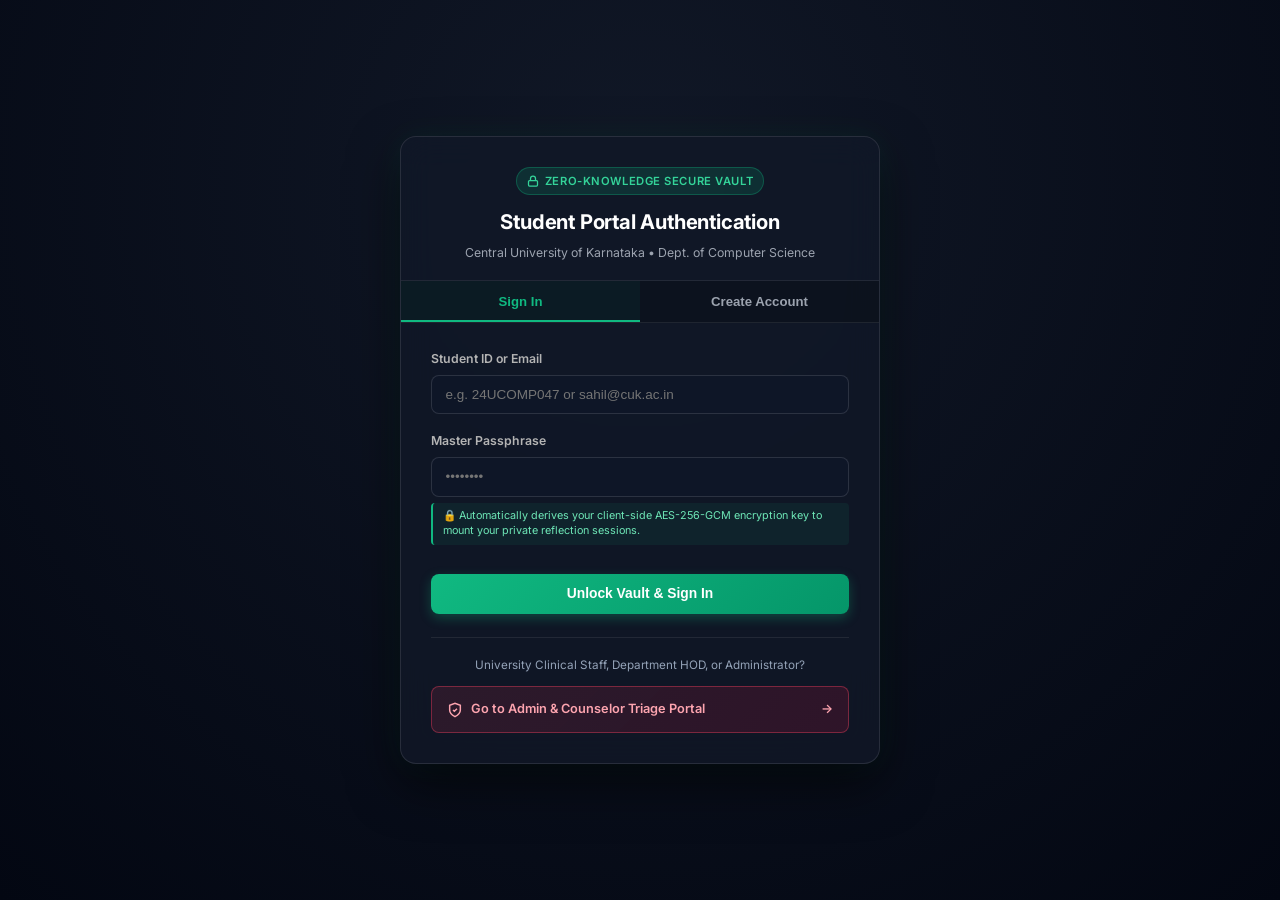
<file: templates/login.html>
<!DOCTYPE html>
<html lang="en">
<head>
    <meta charset="UTF-8">
    <meta name="viewport" content="width=device-width, initial-scale=1.0">
    <title>Student Portal Auth | Academic Stress & Clinical Referral Ecosystem</title>
    <link rel="preconnect" href="https://fonts.googleapis.com">
    <link rel="preconnect" href="https://fonts.gstatic.com" crossorigin>
    <link href="https://fonts.googleapis.com/css2?family=Inter:wght@300;400;500;600;700&family=JetBrains+Mono:wght@400;500;700&display=swap" rel="stylesheet">
    <link rel="stylesheet" href="/static/css/app.css?v=20261110_auth_v1">
    <style>
        body {
            display: flex;
            align-items: center;
            justify-content: center;
            min-height: 100vh;
            background: radial-gradient(circle at 50% 20%, #111827 0%, #030712 100%);
            margin: 0;
            padding: 1.5rem;
            box-sizing: border-box;
            font-family: 'Inter', -apple-system, sans-serif;
            color: #f3f4f6;
        }

        .auth-container {
            width: 100%;
            max-width: 480px;
            background: rgba(17, 24, 39, 0.85);
            backdrop-filter: blur(16px);
            -webkit-backdrop-filter: blur(16px);
            border: 1px solid rgba(255, 255, 255, 0.1);
            border-radius: 16px;
            box-shadow: 0 20px 50px rgba(0, 0, 0, 0.6), 0 0 30px rgba(16, 185, 129, 0.1);
            overflow: hidden;
            animation: fadeIn 0.3s ease-out;
        }

        @keyframes fadeIn {
            from { opacity: 0; transform: translateY(10px); }
            to { opacity: 1; transform: translateY(0); }
        }

        .auth-header {
            padding: 2rem 2rem 1.25rem;
            text-align: center;
            border-bottom: 1px solid rgba(255, 255, 255, 0.08);
        }

        .auth-badge {
            display: inline-flex;
            align-items: center;
            gap: 0.4rem;
            padding: 0.25rem 0.65rem;
            background: rgba(16, 185, 129, 0.15);
            border: 1px solid rgba(16, 185, 129, 0.3);
            border-radius: 9999px;
            color: #34d399;
            font-size: 0.75rem;
            font-weight: 600;
            margin-bottom: 0.75rem;
            text-transform: uppercase;
            letter-spacing: 0.05em;
        }

        .auth-title {
            font-size: 1.35rem;
            font-weight: 700;
            margin: 0 0 0.4rem;
            color: #ffffff;
            letter-spacing: -0.01em;
        }

        .auth-subtitle {
            font-size: 0.82rem;
            color: #9ca3af;
            margin: 0;
            line-height: 1.4;
        }

        .auth-tabs {
            display: flex;
            border-bottom: 1px solid rgba(255, 255, 255, 0.08);
            background: rgba(0, 0, 0, 0.2);
        }

        .auth-tab {
            flex: 1;
            padding: 0.85rem;
            background: transparent;
            border: none;
            color: #9ca3af;
            font-weight: 600;
            font-size: 0.88rem;
            cursor: pointer;
            transition: all 0.2s ease;
            position: relative;
        }

        .auth-tab.active {
            color: #10b981;
            background: rgba(16, 185, 129, 0.05);
        }

        .auth-tab.active::after {
            content: '';
            position: absolute;
            bottom: 0;
            left: 0;
            right: 0;
            height: 2px;
            background: #10b981;
        }

        .auth-body {
            padding: 1.75rem 2rem 2rem;
        }

        .form-group {
            margin-bottom: 1.15rem;
        }

        .form-label {
            display: block;
            font-size: 0.8rem;
            font-weight: 600;
            color: #d1d5db;
            margin-bottom: 0.4rem;
        }

        .form-input {
            width: 100%;
            padding: 0.75rem 0.9rem;
            background: rgba(15, 23, 42, 0.7);
            border: 1px solid rgba(255, 255, 255, 0.12);
            border-radius: 8px;
            color: #f9fafb;
            font-size: 0.9rem;
            box-sizing: border-box;
            transition: all 0.2s;
        }

        .form-input:focus {
            outline: none;
            border-color: #10b981;
            box-shadow: 0 0 0 3px rgba(16, 185, 129, 0.2);
            background: rgba(15, 23, 42, 0.95);
        }

        .security-hint {
            font-size: 0.72rem;
            color: #6ee7b7;
            background: rgba(16, 185, 129, 0.08);
            border-left: 2px solid #10b981;
            padding: 0.45rem 0.65rem;
            border-radius: 4px;
            margin-top: 0.4rem;
            line-height: 1.35;
        }

        .btn-submit {
            width: 100%;
            padding: 0.85rem;
            background: linear-gradient(135deg, #10b981 0%, #059669 100%);
            border: none;
            border-radius: 8px;
            color: white;
            font-size: 0.92rem;
            font-weight: 600;
            cursor: pointer;
            transition: all 0.2s ease;
            box-shadow: 0 4px 12px rgba(16, 185, 129, 0.3);
            margin-top: 0.75rem;
        }

        .btn-submit:hover {
            background: linear-gradient(135deg, #059669 0%, #047857 100%);
            box-shadow: 0 6px 16px rgba(16, 185, 129, 0.4);
            transform: translateY(-1px);
        }

        .btn-submit:disabled {
            opacity: 0.6;
            cursor: not-allowed;
            transform: none;
        }

        .auth-footer {
            margin-top: 1.5rem;
            padding-top: 1.25rem;
            border-top: 1px solid rgba(255, 255, 255, 0.08);
            text-align: center;
            font-size: 0.8rem;
            color: #9ca3af;
        }

        .btn-admin-portal {
            display: flex;
            align-items: center;
            justify-content: center;
            gap: 0.5rem;
            width: 100%;
            padding: 0.8rem 1rem;
            background: linear-gradient(135deg, rgba(244, 63, 94, 0.12), rgba(190, 18, 60, 0.18));
            border: 1px solid rgba(244, 63, 94, 0.4);
            border-radius: 8px;
            color: #fda4af;
            font-size: 0.85rem;
            font-weight: 600;
            text-decoration: none;
            transition: all 0.2s ease;
            box-sizing: border-box;
            margin-top: 0.75rem;
        }

        .btn-admin-portal:hover {
            background: linear-gradient(135deg, rgba(244, 63, 94, 0.22), rgba(190, 18, 60, 0.32));
            border-color: rgba(244, 63, 94, 0.7);
            color: #ffffff;
            transform: translateY(-1px);
            box-shadow: 0 4px 15px rgba(244, 63, 94, 0.25);
        }

        .error-banner {
            display: none;
            background: rgba(244, 63, 94, 0.15);
            border: 1px solid rgba(244, 63, 94, 0.4);
            color: #fca5a5;
            padding: 0.65rem 0.85rem;
            border-radius: 6px;
            font-size: 0.82rem;
            margin-bottom: 1rem;
        }
    </style>
</head>
<body>

    <div class="auth-container">
        <!-- Header -->
        <div class="auth-header">
            <div class="auth-badge">
                <svg width="12" height="12" viewBox="0 0 24 24" fill="none" stroke="currentColor" stroke-width="2.5">
                    <rect x="3" y="11" width="18" height="11" rx="2" ry="2"></rect>
                    <path d="M7 11V7a5 5 0 0 1 10 0v4"></path>
                </svg>
                <span>Zero-Knowledge Secure Vault</span>
            </div>
            <h1 class="auth-title">Student Portal Authentication</h1>
            <p class="auth-subtitle">Central University of Karnataka • Dept. of Computer Science</p>
        </div>

        <!-- Navigation Tabs -->
        <div class="auth-tabs">
            <button type="button" class="auth-tab active" id="tab-login" onclick="switchAuthTab('login')">Sign In</button>
            <button type="button" class="auth-tab" id="tab-register" onclick="switchAuthTab('register')">Create Account</button>
        </div>

        <!-- Auth Forms Body -->
        <div class="auth-body">
            <div id="error-alert" class="error-banner"></div>

            <!-- 1. SIGN IN FORM -->
            <form id="form-login" onsubmit="handleLoginSubmit(event)">
                <div class="form-group">
                    <label class="form-label" for="login-id">Student ID or Email</label>
                    <input type="text" id="login-id" class="form-input" placeholder="e.g. 24UCOMP047 or sahil@cuk.ac.in" required autocomplete="username">
                </div>

                <div class="form-group">
                    <label class="form-label" for="login-password">Master Passphrase</label>
                    <input type="password" id="login-password" class="form-input" placeholder="••••••••" required autocomplete="current-password">
                    <div class="security-hint">
                        🔒 Automatically derives your client-side AES-256-GCM encryption key to mount your private reflection sessions.
                    </div>
                </div>

                <button type="submit" class="btn-submit" id="btn-login-submit">
                    Unlock Vault & Sign In
                </button>
            </form>

            <!-- 2. REGISTER FORM -->
            <form id="form-register" style="display: none;" onsubmit="handleRegisterSubmit(event)">
                <div class="form-group">
                    <label class="form-label" for="reg-id">University Enrollment ID</label>
                    <input type="text" id="reg-id" class="form-input" placeholder="e.g. 24UCOMP047" required>
                </div>

                <div class="form-group">
                    <label class="form-label" for="reg-name">Full Name</label>
                    <input type="text" id="reg-name" class="form-input" placeholder="e.g. Sahil Mina" required>
                </div>

                <div class="form-group">
                    <label class="form-label" for="reg-email">Email Address</label>
                    <input type="email" id="reg-email" class="form-input" placeholder="e.g. student@cuk.ac.in" required>
                </div>

                <div class="form-group">
                    <label class="form-label" for="reg-dept">Academic Department</label>
                    <input type="text" id="reg-dept" class="form-input" value="Computer Science" required>
                </div>

                <div class="form-group">
                    <label class="form-label" for="reg-password">Create Master Passphrase</label>
                    <input type="password" id="reg-password" class="form-input" placeholder="Minimum 6 characters" minlength="6" required>
                    <div class="security-hint">
                        🛡️ PBKDF2HMAC (100,000 iterations) key derivation ensures zero plaintext leakage. Your passphrase is never saved to disk.
                    </div>
                </div>

                <button type="submit" class="btn-submit" id="btn-reg-submit">
                    Initialize Vault & Create Account
                </button>
            </form>

            <div class="auth-footer">
                <div style="font-size: 0.78rem; color: #94a3b8; margin-bottom: 0.35rem;">
                    University Clinical Staff, Department HOD, or Administrator?
                </div>
                <a href="/admin" class="btn-admin-portal" title="Open Clinical Counselor & Admin Portal">
                    <svg width="16" height="16" viewBox="0 0 24 24" fill="none" stroke="currentColor" stroke-width="2.2">
                        <path d="M12 22s8-4 8-10V5l-8-3-8 3v7c0 6 8 10 8 10z"/>
                        <path d="M9 12l2 2 4-4"/>
                    </svg>
                    <span>Go to Admin &amp; Counselor Triage Portal</span>
                    <span style="margin-left: auto;">&rarr;</span>
                </a>
            </div>
        </div>
    </div>

    <script>
        function switchAuthTab(tab) {
            const loginTab = document.getElementById("tab-login");
            const regTab = document.getElementById("tab-register");
            const loginForm = document.getElementById("form-login");
            const regForm = document.getElementById("form-register");
            const errorAlert = document.getElementById("error-alert");

            errorAlert.style.display = "none";

            if (tab === "login") {
                loginTab.classList.add("active");
                regTab.classList.remove("active");
                loginForm.style.display = "block";
                regForm.style.display = "none";
            } else {
                regTab.classList.add("active");
                loginTab.classList.remove("active");
                regForm.style.display = "block";
                loginForm.style.display = "none";
            }
        }

        function showError(msg) {
            const alertBox = document.getElementById("error-alert");
            alertBox.textContent = msg;
            alertBox.style.display = "block";
        }

        async function handleLoginSubmit(e) {
            e.preventDefault();
            const submitBtn = document.getElementById("btn-login-submit");
            const identifier = document.getElementById("login-id").value.trim();
            const password = document.getElementById("login-password").value;

            submitBtn.disabled = true;
            submitBtn.textContent = "Deriving Key & Mounting Vault...";

            try {
                const res = await fetch("/api/auth/login", {
                    method: "POST",
                    headers: { "Content-Type": "application/json" },
                    body: JSON.stringify({
                        identifier: identifier,
                        password: password,
                        role_hint: "student"
                    })
                });

                const data = await res.json();
                if (!res.ok) {
                    throw new Error(data.detail || "Authentication failed.");
                }

                // Cache passphrase in sessionStorage so client-side actions have unlock confirmation
                sessionStorage.setItem("cuk_vault_passphrase", password);
                sessionStorage.setItem("cuk_user_profile", JSON.stringify(data.user));

                // Redirect to main reflection chat app
                window.location.href = "/";
            } catch (err) {
                showError(err.message);
                submitBtn.disabled = false;
                submitBtn.textContent = "Unlock Vault & Sign In";
            }
        }

        async function handleRegisterSubmit(e) {
            e.preventDefault();
            const submitBtn = document.getElementById("btn-reg-submit");
            const studentId = document.getElementById("reg-id").value.trim();
            const name = document.getElementById("reg-name").value.trim();
            const email = document.getElementById("reg-email").value.trim();
            const dept = document.getElementById("reg-dept").value.trim();
            const password = document.getElementById("reg-password").value;

            submitBtn.disabled = true;
            submitBtn.textContent = "Generating AES-256 Vault Canary...";

            try {
                const res = await fetch("/api/auth/register", {
                    method: "POST",
                    headers: { "Content-Type": "application/json" },
                    body: JSON.stringify({
                        student_id: studentId,
                        full_name: name,
                        email: email,
                        department: dept,
                        password: password,
                        role: "student"
                    })
                });

                const data = await res.json();
                if (!res.ok) {
                    throw new Error(data.detail || "Registration failed.");
                }

                // Auto login after registration
                const loginRes = await fetch("/api/auth/login", {
                    method: "POST",
                    headers: { "Content-Type": "application/json" },
                    body: JSON.stringify({
                        identifier: studentId,
                        password: password,
                        role_hint: "student"
                    })
                });

                const loginData = await loginRes.json();
                sessionStorage.setItem("cuk_vault_passphrase", password);
                sessionStorage.setItem("cuk_user_profile", JSON.stringify(loginData.user));

                window.location.href = "/";
            } catch (err) {
                showError(err.message);
                submitBtn.disabled = false;
                submitBtn.textContent = "Initialize Vault & Create Account";
            }
        }
    </script>
</body>
</html>
</file>
<file: static/css/app.css>
/* ==========================================================================
   Academic Stress & Clinical Referral Ecosystem - ChatGPT Dark Theme
   Inspired by OpenAI ChatGPT Design System
   ========================================================================== */

@import url('https://fonts.googleapis.com/css2?family=Plus+Jakarta+Sans:wght@300;400;500;600;700;800&family=JetBrains+Mono:wght@400;500;600&display=swap');

:root {
  /* ChatGPT Theme Palette */
  --bg-app: #212121;
  --bg-sidebar: #171717;
  --bg-sidebar-hover: #212121;
  --bg-sidebar-active: #2a2a2a;
  --bg-composer: #2f2f2f;
  --bg-composer-hover: #383838;
  --bg-card: #262626;
  --bg-card-hover: #303030;
  --bg-modal: #262626;

  --border-subtle: rgba(255, 255, 255, 0.08);
  --border-medium: rgba(255, 255, 255, 0.14);
  --border-composer: rgba(255, 255, 255, 0.15);

  --text-main: #ececec;
  --text-muted: #b4b4b4;
  --text-subtle: #8e8e8e;

  /* Accent Colors */
  --openai-green: #10a37f;
  --openai-green-hover: #0d8c6c;
  --openai-green-glow: rgba(16, 163, 127, 0.25);

  --emerald: #10b981;
  --amber: #f59e0b;
  --rose: #f43f5e;
  --cyan: #38bdf8;
  --indigo: #6366f1;

  --radius-xs: 6px;
  --radius-sm: 8px;
  --radius-md: 12px;
  --radius-lg: 16px;
  --radius-pill: 9999px;

  --font-main: 'Plus Jakarta Sans', system-ui, -apple-system, sans-serif;
  --font-mono: 'JetBrains Mono', monospace;

  --sidebar-width: 270px;
  --chat-max-width: 820px;
}

/* Reset & Global */
*, *::before, *::after {
  box-sizing: border-box;
  margin: 0;
  padding: 0;
}

html, body {
  width: 100%;
  height: 100%;
  background-color: var(--bg-app);
  color: var(--text-main);
  font-family: var(--font-main);
  font-size: 15px;
  line-height: 1.6;
  overflow: hidden;
  -webkit-font-smoothing: antialiased;
}

/* Base Layout */
.chatgpt-app {
  display: flex;
  width: 100vw;
  height: 100vh;
  overflow: hidden;
}

/* ==========================================================================
   ChatGPT Left Sidebar
   ========================================================================== */
.chatgpt-sidebar {
  width: var(--sidebar-width);
  min-width: var(--sidebar-width);
  height: 100%;
  background-color: var(--bg-sidebar);
  border-right: 1px solid var(--border-subtle);
  display: flex;
  flex-direction: column;
  transition: transform 0.25s ease, margin-left 0.25s ease;
  z-index: 100;
  overflow: hidden;
}

.chatgpt-sidebar.collapsed {
  margin-left: calc(-1 * var(--sidebar-width));
}

.sidebar-top {
  padding: 1rem 0.85rem 0.65rem 0.85rem;
  display: flex;
  flex-direction: column;
  gap: 0.85rem;
}

.sidebar-brand {
  display: flex;
  align-items: center;
  gap: 0.65rem;
}

.brand-spark-icon {
  width: 32px;
  height: 32px;
  border-radius: var(--radius-sm);
  background: linear-gradient(135deg, rgba(16, 163, 127, 0.25), rgba(99, 102, 241, 0.25));
  border: 1px solid rgba(16, 163, 127, 0.4);
  display: flex;
  align-items: center;
  justify-content: center;
  color: var(--openai-green);
  flex-shrink: 0;
}

.brand-text h2 {
  font-size: 0.92rem;
  font-weight: 700;
  color: #fff;
  line-height: 1.2;
}

.brand-text span {
  font-size: 0.72rem;
  color: var(--text-subtle);
  white-space: nowrap;
}

.sidebar-collapse-btn {
  margin-left: auto;
  background: transparent;
  border: none;
  color: var(--text-muted);
  cursor: pointer;
  padding: 0.35rem;
  border-radius: var(--radius-xs);
  display: flex;
  align-items: center;
  justify-content: center;
  transition: color 0.15s, background 0.15s;
}

.sidebar-collapse-btn:hover {
  background: var(--bg-sidebar-hover);
  color: #fff;
}

.btn-new-chat {
  display: flex;
  align-items: center;
  gap: 0.65rem;
  width: 100%;
  padding: 0.65rem 0.85rem;
  background: transparent;
  border: 1px solid var(--border-medium);
  border-radius: var(--radius-sm);
  color: var(--text-main);
  font-family: var(--font-main);
  font-size: 0.88rem;
  font-weight: 600;
  cursor: pointer;
  transition: all 0.2s ease;
}

.btn-new-chat:hover {
  background: var(--bg-sidebar-hover);
  border-color: rgba(255, 255, 255, 0.25);
  transform: translateY(-1px);
}

/* History List Container */
.sidebar-history-container {
  flex: 1;
  overflow-y: auto;
  padding: 0.5rem 0.85rem;
  display: flex;
  flex-direction: column;
}

.sidebar-history-container::-webkit-scrollbar {
  width: 4px;
}

.sidebar-history-container::-webkit-scrollbar-thumb {
  background: rgba(255, 255, 255, 0.1);
  border-radius: 4px;
}

.history-section-title {
  display: flex;
  align-items: center;
  justify-content: space-between;
  font-size: 0.68rem;
  font-weight: 700;
  text-transform: uppercase;
  color: var(--text-subtle);
  letter-spacing: 0.5px;
  padding: 0.5rem 0.25rem;
}

.history-pill-count {
  background: rgba(255, 255, 255, 0.08);
  color: var(--text-muted);
  padding: 0.1rem 0.45rem;
  border-radius: var(--radius-pill);
  font-size: 0.68rem;
  font-family: var(--font-mono);
}

.history-list {
  display: flex;
  flex-direction: column;
  gap: 0.3rem;
  margin-top: 0.35rem;
}

.history-empty {
  padding: 2rem 0.5rem;
  text-align: center;
  color: var(--text-subtle);
  font-size: 0.78rem;
}

.history-item {
  display: flex;
  flex-direction: column;
  gap: 0.2rem;
  padding: 0.65rem 0.75rem;
  border-radius: var(--radius-sm);
  background: transparent;
  border: 1px solid transparent;
  color: var(--text-muted);
  font-size: 0.82rem;
  cursor: pointer;
  text-align: left;
  transition: all 0.15s ease;
  position: relative;
}

.history-item:hover {
  background: var(--bg-sidebar-hover);
  color: #fff;
}

.history-item.active {
  background: var(--bg-sidebar-active);
  border-color: var(--border-subtle);
  color: #fff;
}

.history-item-top {
  display: flex;
  align-items: center;
  justify-content: space-between;
  gap: 0.5rem;
}

.history-item-title {
  font-weight: 500;
  white-space: nowrap;
  overflow: hidden;
  text-overflow: ellipsis;
  flex: 1;
}

.history-tier-pill {
  font-size: 0.65rem;
  font-weight: 700;
  padding: 0.1rem 0.45rem;
  border-radius: var(--radius-pill);
  text-transform: uppercase;
  font-family: var(--font-mono);
}

.history-tier-pill.low {
  background: rgba(16, 185, 129, 0.15);
  color: #34d399;
}

.history-tier-pill.medium {
  background: rgba(245, 158, 11, 0.15);
  color: #fbbf24;
}

.history-tier-pill.high {
  background: rgba(244, 63, 94, 0.15);
  color: #fb7185;
}

.history-item-date {
  font-size: 0.68rem;
  color: var(--text-subtle);
  font-family: var(--font-mono);
}

/* Sidebar Footer */
.sidebar-bottom {
  padding: 0.85rem;
  border-top: 1px solid var(--border-subtle);
  display: flex;
  flex-direction: column;
  gap: 0.75rem;
  background: var(--bg-sidebar);
}

.sidebar-vault-card {
  background: rgba(255, 255, 255, 0.03);
  border: 1px solid var(--border-subtle);
  border-radius: var(--radius-sm);
  padding: 0.65rem 0.75rem;
  display: flex;
  flex-direction: column;
  gap: 0.5rem;
}

.vault-card-row {
  display: flex;
  align-items: center;
  justify-content: space-between;
}

.vault-status-indicator {
  display: flex;
  align-items: center;
  gap: 0.45rem;
  font-size: 0.75rem;
  font-weight: 600;
  color: var(--text-muted);
}

.status-dot {
  width: 7px;
  height: 7px;
  border-radius: 50%;
  background: #64748b;
}

.status-dot.amber {
  background: #fbbf24;
  box-shadow: 0 0 8px rgba(245, 158, 11, 0.5);
}

.status-dot.emerald {
  background: #10b981;
  box-shadow: 0 0 8px rgba(16, 185, 129, 0.5);
}

.vault-btn-group {
  display: flex;
  align-items: center;
  gap: 0.35rem;
}

.btn-vault-action {
  padding: 0.25rem 0.55rem;
  font-size: 0.72rem;
  font-weight: 600;
  border-radius: var(--radius-xs);
  border: 1px solid var(--border-medium);
  background: transparent;
  color: var(--text-main);
  cursor: pointer;
  transition: all 0.15s ease;
}

.btn-vault-action:hover {
  background: rgba(255, 255, 255, 0.1);
  color: #fff;
}

.btn-vault-action.lock-action {
  border-color: rgba(244, 63, 94, 0.4);
  color: #fb7185;
}

.btn-vault-action.lock-action:hover {
  background: rgba(244, 63, 94, 0.2);
}

.btn-vault-inspector {
  display: flex;
  align-items: center;
  justify-content: center;
  gap: 0.4rem;
  width: 100%;
  padding: 0.4rem;
  background: rgba(255, 255, 255, 0.05);
  border: none;
  border-radius: var(--radius-xs);
  color: var(--text-muted);
  font-size: 0.75rem;
  cursor: pointer;
  transition: all 0.15s ease;
}

.btn-vault-inspector:hover {
  background: rgba(255, 255, 255, 0.1);
  color: #fff;
}

.sidebar-profile-box {
  display: flex;
  align-items: center;
  gap: 0.65rem;
  padding: 0.4rem 0.25rem;
}

.profile-avatar {
  width: 32px;
  height: 32px;
  border-radius: 50%;
  background: linear-gradient(135deg, #4f46e5, #06b6d4);
  color: #fff;
  font-size: 0.78rem;
  font-weight: 700;
  display: flex;
  align-items: center;
  justify-content: center;
  flex-shrink: 0;
}

.profile-meta {
  display: flex;
  flex-direction: column;
  line-height: 1.25;
}

.profile-name {
  font-size: 0.8rem;
  font-weight: 600;
  color: #fff;
}

.profile-roll {
  font-size: 0.7rem;
  color: var(--cyan);
  font-family: var(--font-mono);
}

.profile-guide {
  font-size: 0.7rem;
  color: var(--text-subtle);
}

/* ==========================================================================
   ChatGPT Main Chat Area
   ========================================================================== */
.chatgpt-main {
  flex: 1;
  height: 100%;
  display: flex;
  flex-direction: column;
  background-color: var(--bg-app);
  position: relative;
  overflow: hidden;
}

/* Top Navigation Bar */
.chat-topbar {
  height: 52px;
  min-height: 52px;
  padding: 0 1.25rem;
  display: flex;
  align-items: center;
  justify-content: space-between;
  border-bottom: 1px solid var(--border-subtle);
  background: var(--bg-app);
  z-index: 10;
}

.topbar-left {
  display: flex;
  align-items: center;
  gap: 0.75rem;
}

.topbar-btn {
  background: transparent;
  border: none;
  color: var(--text-muted);
  cursor: pointer;
  padding: 0.4rem;
  border-radius: var(--radius-xs);
  display: flex;
  align-items: center;
  justify-content: center;
  transition: color 0.15s, background 0.15s;
}

.topbar-btn:hover {
  background: var(--bg-composer);
  color: #fff;
}

.model-selector-pill {
  display: flex;
  align-items: center;
  gap: 0.5rem;
  padding: 0.35rem 0.75rem;
  background: var(--bg-composer);
  border-radius: var(--radius-md);
  border: 1px solid var(--border-subtle);
  font-size: 0.82rem;
  font-weight: 600;
  color: #fff;
  cursor: default;
}

.model-sparkle {
  font-size: 0.95rem;
}

.model-sla-tag {
  font-family: var(--font-mono);
  font-size: 0.7rem;
  padding: 0.1rem 0.4rem;
  border-radius: var(--radius-pill);
  background: rgba(16, 163, 127, 0.2);
  color: #34d399;
}

.privacy-badge-pill {
  display: flex;
  align-items: center;
  gap: 0.4rem;
  padding: 0.3rem 0.75rem;
  background: rgba(255, 255, 255, 0.04);
  border: 1px solid var(--border-subtle);
  border-radius: var(--radius-pill);
  font-size: 0.75rem;
  color: var(--text-muted);
  font-family: var(--font-mono);
}

/* Scrollable Chat Viewport */
.chat-stream-viewport {
  flex: 1;
  overflow-y: auto;
  overflow-x: hidden;
  padding: 1.5rem 1rem 8rem 1rem;
  display: flex;
  flex-direction: column;
  align-items: center;
}

.chat-stream-viewport::-webkit-scrollbar {
  width: 6px;
}

.chat-stream-viewport::-webkit-scrollbar-thumb {
  background: rgba(255, 255, 255, 0.15);
  border-radius: 4px;
}

/* ==========================================================================
   ChatGPT Welcome Hero State (Empty Thread)
   ========================================================================== */
.chat-welcome-hero {
  max-width: var(--chat-max-width);
  width: 100%;
  margin: auto;
  display: flex;
  flex-direction: column;
  align-items: center;
  text-align: center;
  padding: 2.5rem 1rem;
}

.hero-brand-icon {
  width: 64px;
  height: 64px;
  border-radius: 50%;
  background: linear-gradient(135deg, rgba(16, 163, 127, 0.2), rgba(99, 102, 241, 0.15));
  border: 1px solid rgba(16, 163, 127, 0.35);
  display: flex;
  align-items: center;
  justify-content: center;
  margin-bottom: 1.25rem;
  box-shadow: 0 0 30px rgba(16, 163, 127, 0.2);
}

.hero-title {
  font-size: 1.85rem;
  font-weight: 700;
  color: #fff;
  margin-bottom: 0.65rem;
  letter-spacing: -0.5px;
}

.hero-desc {
  font-size: 0.95rem;
  color: var(--text-muted);
  max-width: 580px;
  margin-bottom: 2.5rem;
  line-height: 1.6;
}

.hero-prompt-grid {
  display: grid;
  grid-template-columns: repeat(2, 1fr);
  gap: 0.85rem;
  width: 100%;
  text-align: left;
}

.hero-prompt-card {
  background: var(--bg-card);
  border: 1px solid var(--border-subtle);
  border-radius: var(--radius-md);
  padding: 1rem 1.15rem;
  cursor: pointer;
  transition: all 0.2s cubic-bezier(0.16, 1, 0.3, 1);
  display: flex;
  flex-direction: column;
  gap: 0.35rem;
}

.hero-prompt-card:hover {
  background: var(--bg-card-hover);
  border-color: rgba(255, 255, 255, 0.25);
  transform: translateY(-2px);
  box-shadow: 0 6px 20px rgba(0, 0, 0, 0.3);
}

.card-tag {
  font-size: 0.72rem;
  font-weight: 700;
  text-transform: uppercase;
  letter-spacing: 0.4px;
}

.card-tag.yellow { color: #fbbf24; }
.card-tag.green { color: #34d399; }
.card-tag.red { color: #fb7185; }

.card-prompt-quote {
  font-size: 0.88rem;
  color: var(--text-main);
  font-weight: 500;
}

.card-action {
  font-size: 0.75rem;
  color: var(--text-subtle);
  margin-top: 0.25rem;
}

/* ==========================================================================
   Chat Messages Thread (ChatGPT Conversation Turns)
   ========================================================================== */
.chat-messages-container {
  max-width: var(--chat-max-width);
  width: 100%;
  display: flex;
  flex-direction: column;
  gap: 2rem;
}

.message-turn {
  display: flex;
  gap: 1rem;
  width: 100%;
  animation: fadeInTurn 0.25s ease;
}

@keyframes fadeInTurn {
  from { opacity: 0; transform: translateY(6px); }
  to { opacity: 1; transform: translateY(0); }
}

/* User Message */
.message-turn.user-turn {
  justify-content: flex-end;
}

.user-message-bubble {
  max-width: 80%;
  background: var(--bg-composer);
  border: 1px solid var(--border-subtle);
  border-radius: 18px 18px 4px 18px;
  padding: 0.85rem 1.15rem;
  color: #fff;
  font-size: 0.95rem;
  line-height: 1.6;
}

.voice-note-pill {
  display: flex;
  align-items: center;
  gap: 0.65rem;
  margin-bottom: 0.4rem;
  padding-bottom: 0.4rem;
  border-bottom: 1px solid rgba(255, 255, 255, 0.1);
  font-size: 0.75rem;
  font-family: var(--font-mono);
  color: var(--cyan);
}

.user-spoken-card {
  display: flex;
  flex-direction: column;
  gap: 0.35rem;
  margin-top: 0.35rem;
}

.user-spoken-label {
  font-size: 0.72rem;
  font-weight: 700;
  text-transform: uppercase;
  color: var(--cyan);
  letter-spacing: 0.5px;
}

.user-spoken-text {
  font-size: 0.95rem;
  color: #fff;
  font-weight: 500;
  line-height: 1.5;
  font-style: italic;
}

.user-translated-card {
  display: flex;
  flex-direction: column;
  gap: 0.15rem;
  padding: 0.45rem 0.65rem;
  background: rgba(16, 185, 129, 0.1);
  border: 1px solid rgba(16, 185, 129, 0.25);
  border-radius: var(--radius-xs);
  margin-top: 0.25rem;
}

.user-translated-label {
  font-size: 0.68rem;
  font-weight: 700;
  text-transform: uppercase;
  color: #34d399;
  letter-spacing: 0.5px;
  font-family: var(--font-mono);
}

.user-translated-text {
  font-size: 0.88rem;
  color: #e2e8f0;
  font-style: italic;
}

/* Assistant Message */
.message-turn.assistant-turn {
  justify-content: flex-start;
}

.assistant-avatar {
  width: 32px;
  height: 32px;
  border-radius: 50%;
  background: var(--openai-green);
  color: #fff;
  display: flex;
  align-items: center;
  justify-content: center;
  flex-shrink: 0;
  box-shadow: 0 0 12px rgba(16, 163, 127, 0.35);
}

.assistant-message-content {
  flex: 1;
  display: flex;
  flex-direction: column;
  gap: 1rem;
}

/* Spoken Reflection Card (Explicit Speech Recognition Result) */
.spoken-transcript-card {
  background: linear-gradient(135deg, rgba(6, 182, 212, 0.08), rgba(99, 102, 241, 0.08));
  border: 1px solid rgba(56, 189, 248, 0.3);
  border-radius: var(--radius-md);
  padding: 1rem 1.15rem;
  display: flex;
  flex-direction: column;
  gap: 0.5rem;
  box-shadow: 0 4px 16px rgba(0, 0, 0, 0.25);
  position: relative;
  overflow: hidden;
}

.spoken-transcript-card::before {
  content: "";
  position: absolute;
  top: 0;
  left: 0;
  width: 4px;
  height: 100%;
  background: linear-gradient(180deg, #38bdf8, #818cf8);
}

.spoken-transcript-header {
  display: flex;
  align-items: center;
  justify-content: space-between;
  flex-wrap: wrap;
  gap: 0.5rem;
}

.spoken-transcript-badge {
  display: flex;
  align-items: center;
  gap: 0.45rem;
  color: #38bdf8;
  font-size: 0.8rem;
  font-weight: 700;
  text-transform: uppercase;
  letter-spacing: 0.5px;
}

.spoken-transcript-meta {
  font-family: var(--font-mono);
  font-size: 0.72rem;
  padding: 0.15rem 0.55rem;
  border-radius: var(--radius-pill);
  background: rgba(56, 189, 248, 0.12);
  color: #7dd3fc;
  border: 1px solid rgba(56, 189, 248, 0.2);
}

.spoken-transcript-quote {
  font-size: 0.98rem;
  font-weight: 500;
  color: #f1f5f9;
  line-height: 1.6;
  font-style: italic;
  padding: 0.5rem 0.75rem;
  background: rgba(0, 0, 0, 0.3);
  border-radius: var(--radius-xs);
  border-left: 3px solid rgba(56, 189, 248, 0.6);
}

.spoken-transcript-translation {
  display: flex;
  flex-direction: column;
  gap: 0.2rem;
  padding: 0.45rem 0.65rem;
  background: rgba(16, 185, 129, 0.08);
  border: 1px solid rgba(16, 185, 129, 0.2);
  border-radius: var(--radius-xs);
  margin-top: 0.2rem;
}

.spoken-transcript-translation .trans-label {
  font-size: 0.7rem;
  font-weight: 700;
  text-transform: uppercase;
  color: #34d399;
  letter-spacing: 0.5px;
  font-family: var(--font-mono);
}

.spoken-transcript-translation .trans-text {
  font-size: 0.92rem;
  color: #f8fafc;
  font-style: italic;
}

/* Empathetic Conversational Response Card (Language-Decoupled) */
.empathetic-reply-card {
  background: linear-gradient(135deg, rgba(16, 185, 129, 0.08), rgba(56, 189, 248, 0.06));
  border: 1px solid rgba(16, 185, 129, 0.35);
  border-radius: var(--radius-md);
  padding: 1.1rem 1.25rem;
  display: flex;
  flex-direction: column;
  gap: 0.65rem;
  box-shadow: 0 4px 18px rgba(0, 0, 0, 0.28);
  position: relative;
  overflow: hidden;
  margin-bottom: 0.5rem;
}

.empathetic-reply-card::before {
  content: "";
  position: absolute;
  top: 0;
  left: 0;
  width: 4px;
  height: 100%;
  background: linear-gradient(180deg, #10b981, #06b6d4);
}

.empathetic-reply-header {
  display: flex;
  align-items: center;
  justify-content: space-between;
  flex-wrap: wrap;
  gap: 0.5rem;
}

.empathetic-reply-badge {
  display: flex;
  align-items: center;
  gap: 0.45rem;
  color: #34d399;
  font-size: 0.8rem;
  font-weight: 700;
  text-transform: uppercase;
  letter-spacing: 0.5px;
}

.empathetic-reply-actions {
  display: flex;
  align-items: center;
  gap: 0.45rem;
}

.btn-tts,
.btn-toggle-lang {
  display: inline-flex;
  align-items: center;
  gap: 0.35rem;
  background: rgba(16, 185, 129, 0.12);
  border: 1px solid rgba(16, 185, 129, 0.3);
  color: #6ee7b7;
  font-size: 0.76rem;
  font-weight: 600;
  padding: 0.25rem 0.6rem;
  border-radius: var(--radius-pill);
  cursor: pointer;
  transition: all 0.18s ease;
}

.btn-tts:hover,
.btn-toggle-lang:hover {
  background: rgba(16, 185, 129, 0.22);
  border-color: rgba(52, 211, 153, 0.5);
  color: #a7f3d0;
  transform: translateY(-1px);
}

.empathetic-reply-body {
  font-size: 1.02rem;
  color: #f8fafc;
  line-height: 1.65;
  font-weight: 400;
}

.empathetic-reply-english {
  margin-top: 0.4rem;
  padding: 0.55rem 0.75rem;
  background: rgba(15, 23, 42, 0.65);
  border: 1px solid rgba(148, 163, 184, 0.2);
  border-radius: var(--radius-xs);
  display: flex;
  flex-direction: column;
  gap: 0.25rem;
}

.english-badge-label {
  font-size: 0.7rem;
  font-weight: 700;
  text-transform: uppercase;
  color: #94a3b8;
  letter-spacing: 0.5px;
  font-family: var(--font-mono);
}

.english-quote {
  font-size: 0.92rem;
  color: #cbd5e1;
  font-style: italic;
  line-height: 1.5;
}

/* Triage Alert Banner inside Assistant message */
.triage-alert-banner {
  border-radius: var(--radius-md);
  padding: 1.15rem;
  display: flex;
  gap: 0.85rem;
  border: 1px solid transparent;
}

.triage-alert-banner.tier-low {
  background: rgba(16, 185, 129, 0.1);
  border-color: rgba(16, 185, 129, 0.3);
}

.triage-alert-banner.tier-medium {
  background: rgba(245, 158, 11, 0.1);
  border-color: rgba(245, 158, 11, 0.3);
}

.triage-alert-banner.tier-high {
  background: rgba(244, 63, 94, 0.12);
  border-color: rgba(244, 63, 94, 0.35);
}

.triage-alert-icon {
  font-size: 1.35rem;
  line-height: 1;
}

.triage-alert-body {
  flex: 1;
}

.triage-tier-headline {
  font-size: 1.05rem;
  font-weight: 700;
  margin-bottom: 0.2rem;
}

.tier-low .triage-tier-headline { color: #34d399; }
.tier-medium .triage-tier-headline { color: #fbbf24; }
.tier-high .triage-tier-headline { color: #fb7185; }

.triage-urgency-tag {
  display: inline-block;
  font-size: 0.72rem;
  font-weight: 700;
  text-transform: uppercase;
  padding: 0.15rem 0.5rem;
  border-radius: var(--radius-pill);
  margin-bottom: 0.5rem;
  font-family: var(--font-mono);
}

.tier-low .triage-urgency-tag { background: rgba(16, 185, 129, 0.2); color: #34d399; }
.tier-medium .triage-urgency-tag { background: rgba(245, 158, 11, 0.2); color: #fbbf24; }
.tier-high .triage-urgency-tag { background: rgba(244, 63, 94, 0.2); color: #fb7185; }

.triage-summary-text {
  font-size: 0.9rem;
  color: var(--text-main);
  line-height: 1.5;
}

/* Stressors tags */
.stressor-chips-wrap {
  display: flex;
  flex-wrap: wrap;
  gap: 0.4rem;
  margin-top: 0.65rem;
}

.stressor-chip {
  font-size: 0.72rem;
  font-weight: 600;
  padding: 0.2rem 0.55rem;
  background: rgba(255, 255, 255, 0.08);
  border-radius: var(--radius-pill);
  color: #fff;
}

/* Softmax Probability Bars */
.probability-radar-box {
  background: var(--bg-card);
  border: 1px solid var(--border-subtle);
  border-radius: var(--radius-md);
  padding: 0.85rem 1rem;
}

.radar-title {
  font-size: 0.72rem;
  font-weight: 700;
  text-transform: uppercase;
  color: var(--text-subtle);
  letter-spacing: 0.5px;
  margin-bottom: 0.65rem;
}

.radar-bars-grid {
  display: flex;
  flex-direction: column;
  gap: 0.45rem;
}

.radar-bar-row {
  display: flex;
  align-items: center;
  gap: 0.65rem;
  font-size: 0.78rem;
}

.radar-label {
  width: 90px;
  color: var(--text-muted);
}

.radar-track {
  flex: 1;
  height: 6px;
  background: rgba(255, 255, 255, 0.08);
  border-radius: 3px;
  overflow: hidden;
}

.radar-fill {
  height: 100%;
  border-radius: 3px;
  transition: width 0.4s ease;
}

.radar-fill.low { background: #34d399; }
.radar-fill.med { background: #fbbf24; }
.radar-fill.high { background: #fb7185; }

.radar-val {
  width: 45px;
  text-align: right;
  font-family: var(--font-mono);
  font-weight: 600;
}

/* Interactive CBT Modules */
.cbt-modules-container {
  display: flex;
  flex-direction: column;
  gap: 0.85rem;
}

.cbt-card {
  background: var(--bg-card);
  border: 1px solid var(--border-subtle);
  border-radius: var(--radius-md);
  padding: 1.15rem;
}

.cbt-card-top {
  display: flex;
  justify-content: space-between;
  align-items: flex-start;
  margin-bottom: 0.4rem;
}

.cbt-card-title {
  font-size: 0.95rem;
  font-weight: 700;
  color: #fff;
}

.cbt-category {
  font-size: 0.68rem;
  font-weight: 700;
  text-transform: uppercase;
  padding: 0.15rem 0.5rem;
  border-radius: var(--radius-pill);
  background: rgba(99, 102, 241, 0.15);
  color: #a5b4fc;
}

.cbt-card-desc {
  font-size: 0.85rem;
  color: var(--text-muted);
  margin-bottom: 1rem;
}

/* Breathing Pacer Circle */
.breathing-box {
  display: flex;
  flex-direction: column;
  align-items: center;
  padding: 1.25rem;
  background: rgba(0, 0, 0, 0.2);
  border-radius: var(--radius-sm);
}

.breathing-circle-wrap {
  width: 140px;
  height: 140px;
  position: relative;
  display: flex;
  align-items: center;
  justify-content: center;
  margin-bottom: 1rem;
}

.breath-circle {
  width: 90px;
  height: 90px;
  border-radius: 50%;
  background: radial-gradient(circle, rgba(16, 163, 127, 0.4) 0%, rgba(16, 163, 127, 0.1) 70%);
  border: 2px solid var(--openai-green);
  display: flex;
  flex-direction: column;
  align-items: center;
  justify-content: center;
  transition: transform 4s ease-in-out;
  box-shadow: 0 0 25px rgba(16, 163, 127, 0.3);
}

.breath-circle.inhale {
  transform: scale(1.45);
  border-color: #34d399;
}

.breath-circle.hold {
  transform: scale(1.45);
  border-color: #fbbf24;
}

.breath-circle.exhale {
  transform: scale(0.9);
  border-color: #38bdf8;
}

.breath-instruction {
  font-size: 0.82rem;
  font-weight: 800;
  letter-spacing: 0.5px;
  color: #fff;
}

.breath-timer {
  font-family: var(--font-mono);
  font-size: 0.95rem;
  font-weight: 700;
  color: #fff;
}

.btn-cbt-audio {
  display: inline-flex;
  align-items: center;
  gap: 0.4rem;
  background: rgba(16, 163, 127, 0.15);
  border: 1px solid rgba(16, 163, 127, 0.35);
  color: #34d399;
  font-size: 0.78rem;
  font-weight: 600;
  padding: 0.35rem 0.8rem;
  border-radius: var(--radius-pill);
  cursor: pointer;
  transition: all 0.2s ease;
}

.btn-cbt-audio:hover {
  background: rgba(16, 163, 127, 0.25);
  color: #fff;
}

/* Cognitive Reframing Form */
.reframing-form {
  display: flex;
  flex-direction: column;
  gap: 0.75rem;
}

.reframing-field label {
  font-size: 0.75rem;
  font-weight: 600;
  color: var(--text-muted);
  display: block;
  margin-bottom: 0.25rem;
}

.reframing-input, .reframing-select {
  width: 100%;
  padding: 0.55rem 0.75rem;
  background: rgba(0, 0, 0, 0.25);
  border: 1px solid var(--border-subtle);
  border-radius: var(--radius-xs);
  color: #fff;
  font-family: var(--font-main);
  font-size: 0.85rem;
}

.reframing-input:focus, .reframing-select:focus {
  outline: none;
  border-color: var(--openai-green);
}

/* Priority Clinical Referral Slip */
.referral-slip-card {
  background: rgba(244, 63, 94, 0.08);
  border: 2px dashed rgba(244, 63, 94, 0.4);
  border-radius: var(--radius-md);
  padding: 1.25rem;
}

.referral-header {
  display: flex;
  justify-content: space-between;
  align-items: flex-start;
  margin-bottom: 0.85rem;
  border-bottom: 1px solid rgba(244, 63, 94, 0.2);
  padding-bottom: 0.65rem;
}

.referral-case-id {
  font-family: var(--font-mono);
  font-size: 1rem;
  font-weight: 700;
  color: #fb7185;
}

.referral-badge-alert {
  background: #f43f5e;
  color: #fff;
  font-size: 0.7rem;
  font-weight: 800;
  padding: 0.2rem 0.6rem;
  border-radius: var(--radius-xs);
  letter-spacing: 0.5px;
}

.helpline-box {
  background: rgba(0, 0, 0, 0.3);
  border-radius: var(--radius-sm);
  padding: 0.85rem;
  margin: 0.85rem 0;
}

.helpline-item {
  display: flex;
  justify-content: space-between;
  align-items: center;
  padding: 0.35rem 0;
  font-size: 0.82rem;
}

.helpline-phone {
  font-family: var(--font-mono);
  font-weight: 700;
  color: #fb7185;
  text-decoration: none;
  background: rgba(244, 63, 94, 0.15);
  padding: 0.15rem 0.5rem;
  border-radius: var(--radius-xs);
}

.btn-print-slip {
  background: #f43f5e;
  color: #fff;
  border: none;
  border-radius: var(--radius-sm);
  padding: 0.5rem 1rem;
  font-size: 0.82rem;
  font-weight: 700;
  cursor: pointer;
  transition: background 0.15s;
}

.btn-print-slip:hover {
  background: #e11d48;
}

/* Assistant Message Metadata Footer */
.assistant-meta-footer {
  display: flex;
  align-items: center;
  gap: 0.85rem;
  font-size: 0.72rem;
  color: var(--text-subtle);
  font-family: var(--font-mono);
  margin-top: 0.5rem;
  padding-top: 0.5rem;
  border-top: 1px solid var(--border-subtle);
}

/* ==========================================================================
   ChatGPT Floating Composer Section
   ========================================================================== */
.chat-composer-section {
  position: absolute;
  bottom: 0;
  left: 0;
  right: 0;
  padding: 1rem 1.25rem 1.25rem 1.25rem;
  background: linear-gradient(180deg, transparent 0%, var(--bg-app) 30%);
  display: flex;
  flex-direction: column;
  align-items: center;
  z-index: 20;
}

.composer-outer-pill {
  max-width: var(--chat-max-width);
  width: 100%;
  background: var(--bg-composer);
  border: 1px solid var(--border-composer);
  border-radius: 24px;
  box-shadow: 0 8px 32px rgba(0, 0, 0, 0.4);
  padding: 0.65rem 0.85rem;
  display: flex;
  flex-direction: column;
  gap: 0.4rem;
  transition: border-color 0.2s, box-shadow 0.2s;
}

.composer-outer-pill:focus-within {
  border-color: rgba(255, 255, 255, 0.35);
  box-shadow: 0 8px 36px rgba(0, 0, 0, 0.6);
}

/* Voice Recording HUD in Composer */
.voice-recording-hud {
  display: flex;
  align-items: center;
  gap: 0.85rem;
  padding: 0.4rem 0.65rem;
  background: rgba(239, 68, 68, 0.12);
  border: 1px solid rgba(239, 68, 68, 0.35);
  border-radius: var(--radius-md);
  margin-bottom: 0.25rem;
}

.rec-status-chip {
  display: flex;
  align-items: center;
  gap: 0.4rem;
  font-size: 0.75rem;
  font-family: var(--font-mono);
  color: #f87171;
  font-weight: 700;
}

.rec-dot-animated {
  width: 8px;
  height: 8px;
  border-radius: 50%;
  background: #ef4444;
  animation: pulseDot 1s infinite;
}

@keyframes pulseDot {
  0%, 100% { opacity: 1; transform: scale(1); }
  50% { opacity: 0.4; transform: scale(0.85); }
}

.canvas-wrap {
  flex: 1;
  height: 34px;
  display: flex;
  align-items: center;
}

#voice-waveform-canvas {
  width: 100%;
  height: 100%;
}

.btn-cancel-recording {
  background: transparent;
  border: none;
  color: var(--text-muted);
  font-size: 0.75rem;
  cursor: pointer;
  padding: 0.2rem 0.5rem;
  border-radius: var(--radius-xs);
}

.btn-cancel-recording:hover {
  color: #fff;
  background: rgba(255, 255, 255, 0.1);
}

/* Live Speech Recognition Ticker */
.voice-live-transcript-strip {
  display: flex;
  align-items: center;
  gap: 0.5rem;
  padding: 0.4rem 0.75rem;
  background: rgba(16, 185, 129, 0.12);
  border: 1px solid rgba(16, 185, 129, 0.35);
  border-radius: 8px;
  margin-bottom: 0.35rem;
  font-size: 0.82rem;
  color: #a7f3d0;
  animation: fadeIn 0.2s ease;
}

.pulse-mic-icon {
  font-size: 1rem;
  animation: pulseDot 1.2s infinite;
}

.voice-live-text {
  flex: 1;
  font-style: italic;
  white-space: nowrap;
  overflow: hidden;
  text-overflow: ellipsis;
}

/* Audio Attached Pill */
.audio-attached-badge {
  display: flex;
  flex-direction: column;
  gap: 0.4rem;
  background: rgba(56, 189, 248, 0.1);
  border: 1px solid rgba(56, 189, 248, 0.3);
  border-radius: var(--radius-sm);
  padding: 0.5rem 0.75rem;
}

.audio-attached-row {
  display: flex;
  align-items: center;
  gap: 0.65rem;
  font-size: 0.78rem;
  color: #38bdf8;
  font-family: var(--font-mono);
  width: 100%;
}

.audio-attached-transcript {
  display: flex;
  align-items: baseline;
  gap: 0.4rem;
  font-size: 0.82rem;
  color: #e2e8f0;
  padding-top: 0.3rem;
  border-top: 1px solid rgba(56, 189, 248, 0.2);
}

.attached-transcript-prefix {
  font-size: 0.7rem;
  font-weight: 700;
  text-transform: uppercase;
  color: #38bdf8;
  font-family: var(--font-mono);
  flex-shrink: 0;
}

.attached-transcript-content {
  font-style: italic;
  color: #f1f5f9;
  word-break: break-word;
}

.btn-remove-attached-audio {
  background: transparent;
  border: none;
  color: var(--text-muted);
  cursor: pointer;
  font-size: 0.85rem;
  margin-left: auto;
}

.btn-remove-attached-audio:hover {
  color: #fff;
}

/* Main Composer Form */
.composer-inner-form {
  display: flex;
  align-items: flex-end;
  gap: 0.5rem;
  width: 100%;
}

.composer-left-actions {
  display: flex;
  align-items: center;
  gap: 0.25rem;
  padding-bottom: 0.15rem;
}

.lang-selector-pill {
  display: flex;
  align-items: center;
  gap: 0.25rem;
  background: rgba(255, 255, 255, 0.06);
  border: 1px solid var(--border-subtle);
  border-radius: var(--radius-pill);
  padding: 0.2rem 0.5rem;
}

.lang-globe {
  font-size: 0.8rem;
}

.lang-dropdown {
  background: transparent;
  border: none;
  color: var(--text-muted);
  font-size: 0.72rem;
  font-family: var(--font-main);
  outline: none;
  cursor: pointer;
}

.lang-dropdown option {
  background: #212121;
  color: #fff;
}

.btn-composer-icon {
  width: 32px;
  height: 32px;
  border-radius: 50%;
  background: transparent;
  border: none;
  color: var(--text-muted);
  display: flex;
  align-items: center;
  justify-content: center;
  cursor: pointer;
  transition: all 0.15s ease;
}

.btn-composer-icon:hover {
  background: rgba(255, 255, 255, 0.1);
  color: #fff;
}

.btn-composer-icon.recording {
  background: #ef4444;
  color: #fff;
  box-shadow: 0 0 15px rgba(239, 68, 68, 0.6);
}

.presets-popover-wrap {
  position: relative;
}

.presets-dropdown-menu {
  position: absolute;
  bottom: 45px;
  left: 0;
  width: 280px;
  background: var(--bg-card);
  border: 1px solid var(--border-medium);
  border-radius: var(--radius-md);
  box-shadow: 0 10px 30px rgba(0, 0, 0, 0.6);
  padding: 0.5rem;
  display: flex;
  flex-direction: column;
  gap: 0.25rem;
  z-index: 50;
}

.presets-dropdown-header {
  font-size: 0.72rem;
  font-weight: 700;
  text-transform: uppercase;
  color: var(--text-subtle);
  padding: 0.35rem 0.5rem;
  border-bottom: 1px solid var(--border-subtle);
}

.preset-menu-item {
  display: flex;
  flex-direction: column;
  align-items: flex-start;
  padding: 0.45rem 0.65rem;
  background: transparent;
  border: none;
  border-radius: var(--radius-xs);
  color: var(--text-main);
  font-size: 0.8rem;
  cursor: pointer;
  text-align: left;
  transition: background 0.15s;
}

.preset-menu-item:hover {
  background: rgba(255, 255, 255, 0.08);
}

.preset-meta {
  font-size: 0.68rem;
  color: var(--text-subtle);
  font-family: var(--font-mono);
}

/* Expanding Textarea */
.composer-textarea {
  flex: 1;
  background: transparent;
  border: none;
  color: #fff;
  font-family: var(--font-main);
  font-size: 0.95rem;
  line-height: 1.5;
  padding: 0.35rem 0.45rem;
  resize: none;
  outline: none;
  max-height: 180px;
  min-height: 24px;
}

.composer-textarea::placeholder {
  color: var(--text-subtle);
}

.composer-right-actions {
  display: flex;
  align-items: center;
  gap: 0.35rem;
  padding-bottom: 0.15rem;
}

/* ChatGPT Round Send Button */
.btn-composer-send {
  width: 32px;
  height: 32px;
  border-radius: 50%;
  background: #ffffff;
  border: none;
  color: #000000;
  display: flex;
  align-items: center;
  justify-content: center;
  cursor: pointer;
  transition: all 0.15s ease;
  flex-shrink: 0;
}

.btn-composer-send:hover {
  background: #e5e5e5;
  transform: scale(1.05);
}

.btn-composer-send:disabled {
  background: rgba(255, 255, 255, 0.15);
  color: var(--text-subtle);
  cursor: not-allowed;
  transform: none;
}

.composer-footer-text {
  font-size: 0.72rem;
  color: var(--text-subtle);
  margin-top: 0.45rem;
  text-align: center;
}

/* ==========================================================================
   Modals (Passphrase & SQLite Vault Inspector)
   ========================================================================== */
.modal-overlay {
  position: fixed;
  top: 0;
  left: 0;
  right: 0;
  bottom: 0;
  background: rgba(0, 0, 0, 0.75);
  backdrop-filter: blur(8px);
  display: none;
  align-items: center;
  justify-content: center;
  z-index: 200;
  padding: 1rem;
}

.modal-box {
  background: var(--bg-modal);
  border: 1px solid var(--border-medium);
  border-radius: var(--radius-lg);
  width: 100%;
  max-width: 480px;
  padding: 1.5rem;
  box-shadow: 0 20px 45px rgba(0, 0, 0, 0.6);
  animation: modalPop 0.2s cubic-bezier(0.16, 1, 0.3, 1);
}

.modal-box.modal-wide {
  max-width: 820px;
}

@keyframes modalPop {
  from { opacity: 0; transform: scale(0.96); }
  to { opacity: 1; transform: scale(1); }
}

.modal-header h3 {
  font-size: 1.15rem;
  color: #fff;
  font-weight: 700;
}

.modal-header p {
  font-size: 0.85rem;
  color: var(--text-muted);
  margin-top: 0.3rem;
  margin-bottom: 1.25rem;
}

.btn-icon-close {
  background: transparent;
  border: none;
  color: var(--text-muted);
  font-size: 1.25rem;
  cursor: pointer;
}

.btn-icon-close:hover {
  color: #fff;
}

.form-group {
  margin-bottom: 1.25rem;
}

.form-group label {
  display: block;
  font-size: 0.82rem;
  font-weight: 600;
  color: var(--text-muted);
  margin-bottom: 0.4rem;
}

.form-control {
  width: 100%;
  padding: 0.75rem 0.95rem;
  background: #171717;
  border: 1px solid var(--border-subtle);
  border-radius: var(--radius-sm);
  color: #fff;
  font-family: var(--font-main);
  font-size: 0.95rem;
}

.form-control:focus {
  outline: none;
  border-color: var(--openai-green);
}

.modal-actions {
  display: flex;
  justify-content: flex-end;
  gap: 0.65rem;
}

.btn {
  padding: 0.6rem 1.15rem;
  border-radius: var(--radius-sm);
  font-size: 0.88rem;
  font-weight: 600;
  cursor: pointer;
  border: none;
  transition: all 0.15s ease;
}

.btn-primary {
  background: var(--openai-green);
  color: #fff;
}

.btn-primary:hover {
  background: var(--openai-green-hover);
}

.btn-outline {
  background: transparent;
  border: 1px solid var(--border-medium);
  color: var(--text-main);
}

.btn-outline:hover {
  background: rgba(255, 255, 255, 0.08);
}

/* Vault Inspector Table */
.vault-table-wrap {
  max-height: 400px;
  overflow-y: auto;
  border: 1px solid var(--border-subtle);
  border-radius: var(--radius-sm);
  margin-bottom: 1rem;
}

.vault-table {
  width: 100%;
  border-collapse: collapse;
  font-size: 0.82rem;
  text-align: left;
}

.vault-table th {
  background: #171717;
  padding: 0.65rem 0.85rem;
  font-weight: 600;
  color: var(--text-muted);
  border-bottom: 1px solid var(--border-subtle);
  position: sticky;
  top: 0;
}

.vault-table td {
  padding: 0.65rem 0.85rem;
  border-bottom: 1px solid var(--border-subtle);
}

.cipher-cell {
  max-width: 440px;
  word-break: break-word;
  white-space: normal;
  line-height: 1.5;
}

/* Responsive Media Queries */
@media (max-width: 768px) {
  .chatgpt-sidebar {
    position: fixed;
    top: 0;
    bottom: 0;
    left: 0;
    box-shadow: 10px 0 30px rgba(0, 0, 0, 0.5);
  }

  .hero-prompt-grid {
    grid-template-columns: 1fr;
  }

  .user-message-bubble {
    max-width: 90%;
  }

  .composer-outer-pill {
    border-radius: 18px;
  }
}
</file>
